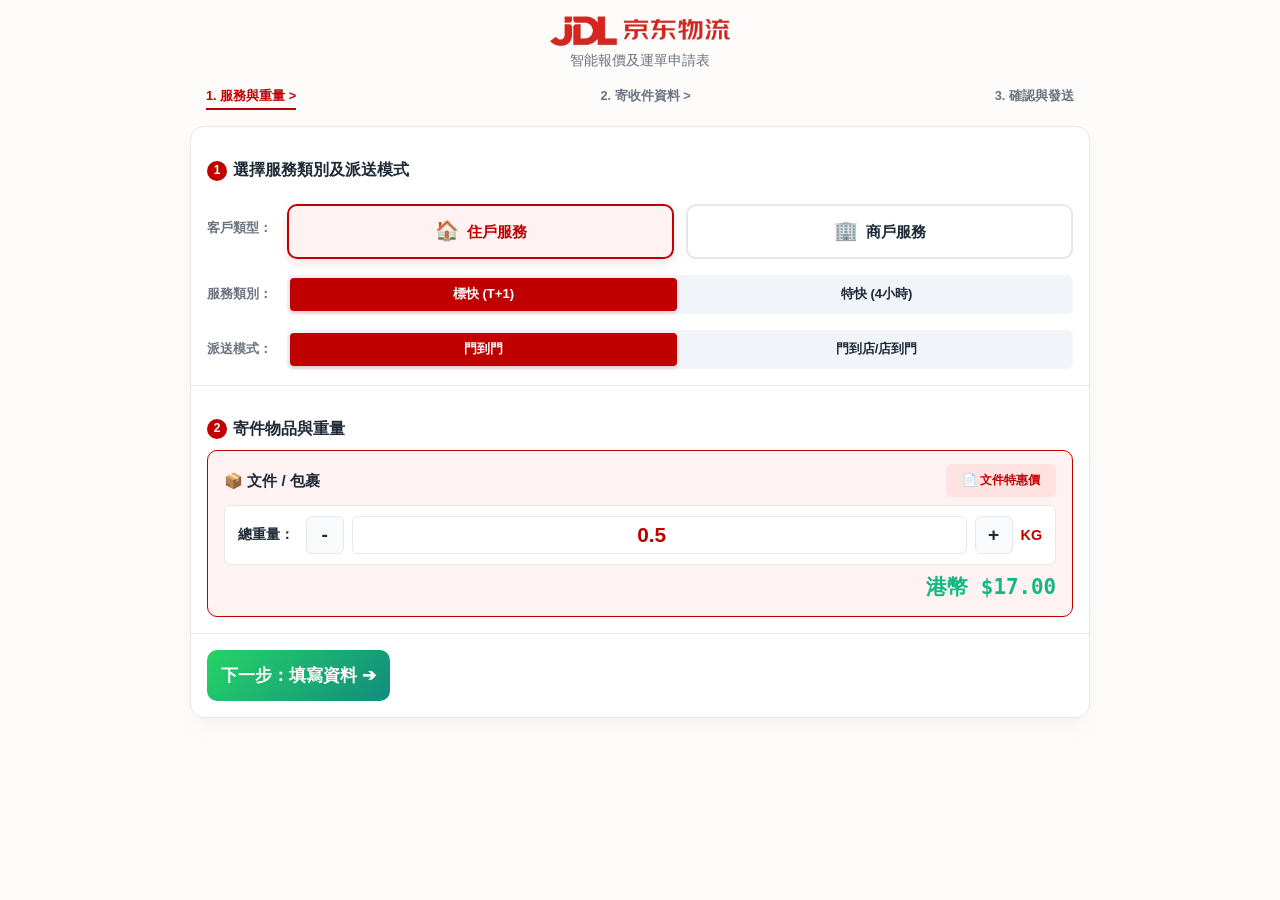
<file: index.html>
<!DOCTYPE html>
<html lang="zh-HK">
<head>
    <meta charset="UTF-8">
    <meta name="viewport" content="width=device-width, initial-scale=1.0">
    <title>京東快遞服務申請表</title>
    <!-- 載入外部 CSS -->
    <link rel="stylesheet" href="style.css">
    
    <!-- Google tag & Meta Pixel 追蹤碼 -->
    <script async src="https://www.googletagmanager.com/gtag/js?id=G-VL0L3652B4"></script>
    <script>
      window.dataLayer = window.dataLayer || [];
      function gtag(){dataLayer.push(arguments);}
      gtag('js', new Date());
      gtag('config', 'G-VL0L3652B4');
    </script>
</head>
<body>
    <div class="container">
        <div class="header">
            <img src="jdl-logo.png" alt="京東物流 JDL Logo" class="header-logo">
            <p>智能報價及運單申請表</p>
        </div>

        <!-- 進度條 -->
        <div class="progress-bar">
            <div class="step active" id="step1">1. 服務與重量  ></div>
            <div class="step" id="step2">2. 寄收件資料  ></div>
            <div class="step" id="step3">3. 確認與發送</div>
        </div>

        <form id="orderForm" class="form-container">
            
            <!-- ================= PAGE 1 ================= -->
            <div id="page1" class="page active" style="display: block;">
            <!-- 區塊 1：選擇服務類別及派送模式 -->
            <div class="form-section">
                <h2 class="section-title"><span class="section-icon">1</span>選擇服務類別及派送模式</h2>
                
                <!-- 改為橫向同行的 compact-row 結構 -->
                <div class="compact-row">
                    <span class="compact-label">客戶類型：</span>
                    <div class="compact-control">
                        <div class="customer-type-grid">
                            <label class="customer-type-card">
                                <input type="radio" name="customerType" value="residential" checked>
                                <div class="card-content">
                                    <span class="card-icon">🏠</span>
                                    <span class="card-title">住戶服務</span>
                                </div>
                            </label>
                            <label class="customer-type-card">
                                <input type="radio" name="customerType" value="commercial">
                                <div class="card-content">
                                    <span class="card-icon">🏢</span>
                                    <span class="card-title">商戶服務</span>
                                </div>
                            </label>
                        </div>
                    </div>
                </div>

                <!-- 動態渲染的服務類別與派送模式 -->
                <div id="dynamicServiceOptions"></div>
            </div>

                <!-- 區塊 2：寄件物品與重量 -->
                <div class="form-section">
                    <h2 class="section-title"><span class="section-icon">2</span>寄件物品與重量</h2>
                    <div class="combined-item-card">
                        <div class="item-title-row">
                            <span class="item-title">📦 文件 / 包裹</span>
                            <span class="badge-type" id="pricingTypeBadge">📄 文件特惠價</span>
                        </div>
                        <div class="weight-setting-box">
                            <span style="font-weight: 700; font-size: 0.85rem; flex-shrink:0;">總重量：</span>
                            <div class="weight-stepper">
                                <button type="button" class="btn-step" onclick="changeWeight(-0.5)">-</button>
                                <input type="number" id="weightInput" class="quantity-input" min="0.1" max="3000" step="0.5" value="0.5">
                                <button type="button" class="btn-step" onclick="changeWeight(0.5)">+</button>
                                <span style="font-weight: 800; color: var(--accent-red); font-size: 0.9rem;">KG</span>
                            </div>
                        </div>
                        <div class="price-large-display" id="itemPriceDisplay">港幣 $17.00</div>
                    </div>
                </div>

                <!-- 第 1 頁按鈕 -->
                <div class="form-section nav-buttons">
                    <button type="button" class="submit-btn" onclick="nextPage(2)">下一步：填寫資料 ➔</button>
                </div>
            </div>

            <!-- ================= PAGE 2 ================= -->
            <div id="page2" class="page" style="display: none;">
                <!-- 區塊 3：寄件人資料 -->
                <div class="form-section">
                    <h2 class="section-title"><span class="section-icon">3</span>寄件人資料 (Sender)</h2>
                    <div class="form-row">
                        <!-- 寄件人名稱（單行） -->
                        <div class="form-group inline">
                            <label class="form-label" for="senderName">寄件人名稱</label>
                            <input type="text" id="senderName" class="form-input" required placeholder="請輸入姓名或公司名">
                        </div>

                        <!-- 聯絡電話（單行） -->
                        <div class="form-group inline">
                            <label class="form-label" for="senderPhone">聯絡電話</label>
                            <input type="tel" id="senderPhone" class="form-input" required maxlength="12" inputmode="numeric" placeholder="請輸入聯絡電話">
                        </div>
                    </div>
                    <div class="form-group" style="margin-bottom:0;">
                        <label class="form-label" for="senderAddress">寄件地址</label>
                        <textarea id="senderAddress" class="form-input" rows="2" required placeholder="請輸入完整寄件地址"></textarea>
                    </div>
                </div>

                <!-- 區塊 4：收件人資料 -->
                <div class="form-section">
                    <h2 class="section-title"><span class="section-icon">4</span>收件人資料 (Recipient)</h2>
                    <div class="form-row">
                        <div class="form-group">
                            <label class="form-label" for="recipientName">收件人名稱</label>
                            <input type="text" id="recipientName" class="form-input" required placeholder="請輸入姓名或公司名">
                        </div>
                        <div class="form-group">
                            <label class="form-label" for="recipientPhone">聯絡電話</label>
                            <input type="tel" id="recipientPhone" class="form-input" required maxlength="12" inputmode="numeric" placeholder="請輸入聯絡電話">
                        </div>
                    </div>
                    <div class="form-group" style="margin-bottom:0;">
                        <label class="form-label" for="recipientAddress">到貨地址</label>
                        <textarea id="recipientAddress" class="form-input" rows="2" required placeholder="請輸入完整收件地址"></textarea>
                    </div>
                </div>

                <!-- 區塊 5：繳款方法 -->
                <div class="form-section">
                    <h2 class="section-title"><span class="section-icon">5</span>繳款方法 (Payment Method)</h2>
                    <div class="segmented-grid" style="grid-template-columns: 1fr 1fr;">
                        <label class="segmented-btn">
                            <input type="radio" name="paymentMethod" value="寄件人支付 (寄付)" checked>
                            <span>寄件人支付 (寄付)</span>
                        </label>
                        <label class="segmented-btn">
                            <input type="radio" name="paymentMethod" value="收件人支付 (到付)">
                            <span>收件人支付 (到付)</span>
                        </label>
                    </div>
                </div>

                <!-- 第 2 頁專屬導航按鈕 -->
                <div class="form-section nav-buttons-row">
                    <button type="button" class="secondary-btn" onclick="prevPage(1)">← 上一頁</button>
                    <button type="button" class="submit-btn" onclick="goToPage3()">下一步：確認資料 ➔</button>
                </div>
            </div>

            <!-- ================= PAGE 3 ================= -->
            <div id="page3" class="page" style="display: none;">
                <div class="form-section">
                    <h2 class="section-title"><span class="section-icon">6</span>申請內容與運費摘要</h2>
                    <div id="finalSummary" class="summary-box">
                        <!-- 透過 JS 注入最終摘要內容 -->
                    </div>
                </div>

                <div class="form-section nav-buttons-row">
                    <button type="button" class="secondary-btn" onclick="prevPage(2)">← 返回修改</button>
                    <button type="button" class="submit-btn ready-to-submit" onclick="sendToWhatsApp()">📲 發送到 WhatsApp</button>
                </div>
            </div>

        </form>
    </div>

    <!-- 浮動運費摘要 
    <div class="floating-total" id="floatingSummary">
        <div class="floating-total-header">
            <span>📋 運費摘要</span>
            <small style="color:var(--text-secondary);">預估標準價</small>
        </div>
        <div id="orderSummary"></div>
    </div> -->

    <!-- 1. 載入主要邏輯 JS -->
    <script src="script.js"></script>

    <!-- 2. 直接在 HTML 內嵌 WhatsApp 發送功能 -->
    <script>
        // 最終發送至 WhatsApp
        function sendToWhatsApp() {
            const myPhoneNumber = "85298884497"; 
            
            // 確保 finalMessageString 有內容，否則從第3頁畫面讀取備份
            if (!window.finalMessageString) {
                const summaryEle = document.getElementById('finalSummary');
                window.finalMessageString = summaryEle ? summaryEle.textContent : '';
            }

            const encodedText = encodeURIComponent(window.finalMessageString);
            const whatsappUrl = `https://api.whatsapp.com/send?phone=${myPhoneNumber}&text=${encodedText}`;
            
            // 跳轉至 WhatsApp
            window.location.href = whatsappUrl;
        }
    </script>
</body>
</html>
</file>
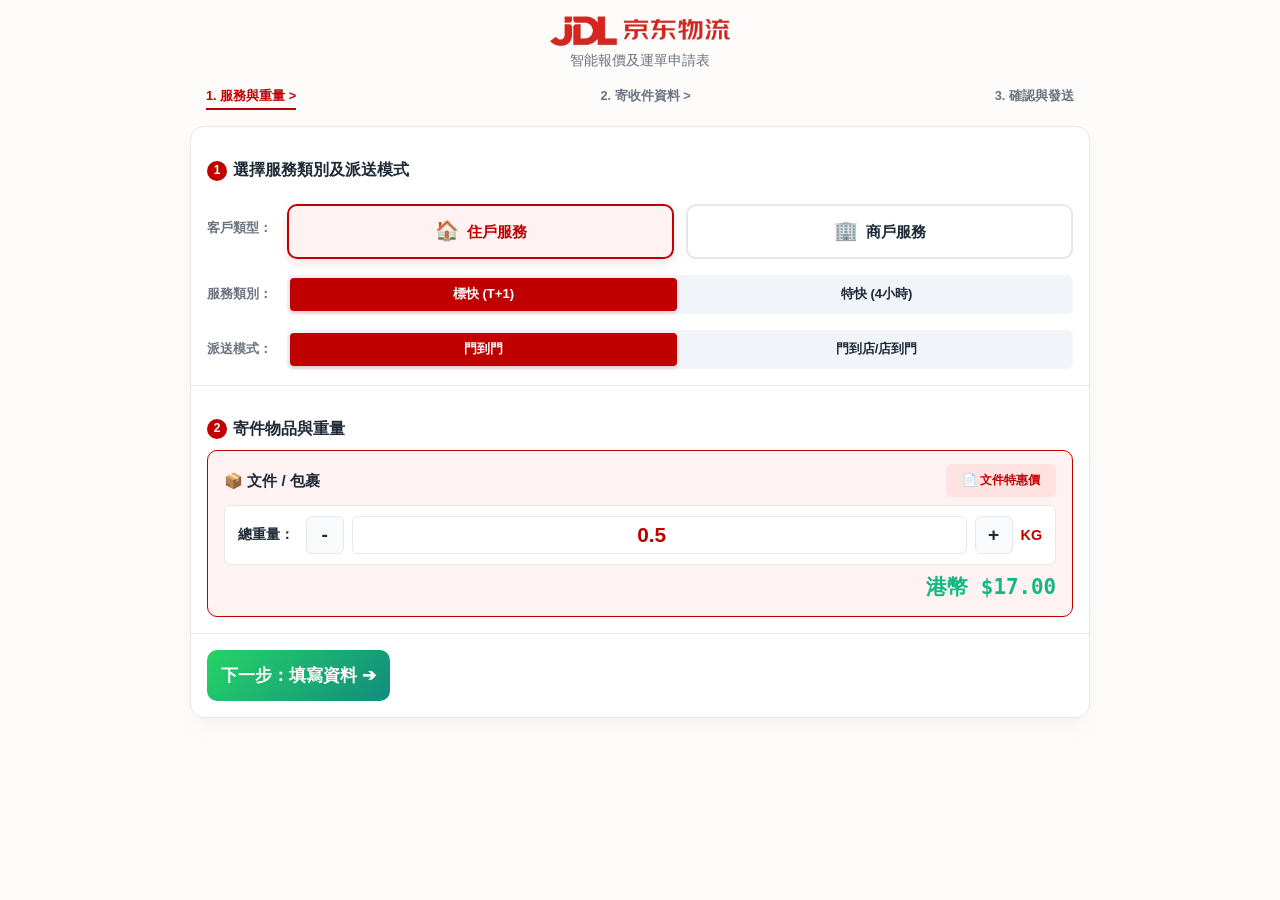
<file: a.html>
<!DOCTYPE html>
<html lang="zh-HK">
<head>
    <meta charset="UTF-8">
    <meta name="viewport" content="width=device-width, initial-scale=1.0">
    <title>京東快遞服務申請表</title>
    <!-- 載入外部 CSS -->
    <link rel="stylesheet" href="style.css">
    
    <!-- Google tag & Meta Pixel 追蹤碼 -->
    <script async src="https://www.googletagmanager.com/gtag/js?id=G-VL0L3652B4"></script>
    <script>
      window.dataLayer = window.dataLayer || [];
      function gtag(){dataLayer.push(arguments);}
      gtag('js', new Date());
      gtag('config', 'G-VL0L3652B4');
    </script>
</head>
<body>
    <div class="container">
        <div class="header">
            <img src="jdl-logo.png" alt="京東物流 JDL Logo" class="header-logo">
            <p>智能報價及運單申請表</p>
        </div>

        <!-- 進度條 -->
        <div class="progress-bar">
            <div class="step active" id="step1">1. 服務與重量  ></div>
            <div class="step" id="step2">2. 寄收件資料  ></div>
            <div class="step" id="step3">3. 確認與發送</div>
        </div>

        <form id="orderForm" class="form-container">
            
            <!-- ================= PAGE 1 ================= -->
            <div id="page1" class="page active" style="display: block;">
            <!-- 區塊 1：選擇服務類別及派送模式 -->
            <div class="form-section">
                <h2 class="section-title"><span class="section-icon">1</span>選擇服務類別及派送模式</h2>
                
                <!-- 改為橫向同行的 compact-row 結構 -->
                <div class="compact-row">
                    <span class="compact-label">客戶類型：</span>
                    <div class="compact-control">
                        <div class="customer-type-grid">
                            <label class="customer-type-card">
                                <input type="radio" name="customerType" value="residential" checked>
                                <div class="card-content">
                                    <span class="card-icon">🏠</span>
                                    <span class="card-title">住戶服務</span>
                                </div>
                            </label>
                            <label class="customer-type-card">
                                <input type="radio" name="customerType" value="commercial">
                                <div class="card-content">
                                    <span class="card-icon">🏢</span>
                                    <span class="card-title">商戶服務</span>
                                </div>
                            </label>
                        </div>
                    </div>
                </div>

                <!-- 動態渲染的服務類別與派送模式 -->
                <div id="dynamicServiceOptions"></div>
            </div>

                <!-- 區塊 2：寄件物品與重量 -->
                <div class="form-section">
                    <h2 class="section-title"><span class="section-icon">2</span>寄件物品與重量</h2>
                    <div class="combined-item-card">
                        <div class="item-title-row">
                            <span class="item-title">📦 文件 / 包裹</span>
                            <span class="badge-type" id="pricingTypeBadge">📄 文件特惠價</span>
                        </div>
                        <div class="weight-setting-box">
                            <span style="font-weight: 700; font-size: 0.85rem; flex-shrink:0;">總重量：</span>
                            <div class="weight-stepper">
                                <button type="button" class="btn-step" onclick="changeWeight(-0.5)">-</button>
                                <input type="number" id="weightInput" class="quantity-input" min="0.1" max="3000" step="0.5" value="0.5">
                                <button type="button" class="btn-step" onclick="changeWeight(0.5)">+</button>
                                <span style="font-weight: 800; color: var(--accent-red); font-size: 0.9rem;">KG</span>
                            </div>
                        </div>
                        <div class="price-large-display" id="itemPriceDisplay">港幣 $17.00</div>
                    </div>
                </div>

                <!-- 第 1 頁按鈕 -->
                <div class="form-section nav-buttons">
                    <button type="button" class="submit-btn" onclick="nextPage(2)">下一步：填寫資料 ➔</button>
                </div>
            </div>

            <!-- ================= PAGE 2 ================= -->
            <div id="page2" class="page" style="display: none;">
                <!-- 區塊 3：寄件人資料 -->
                <div class="form-section">
                    <h2 class="section-title"><span class="section-icon">3</span>寄件人資料 (Sender)</h2>
                    <div class="form-row">
                        <div class="form-group">
                            <label class="form-label" for="senderName">寄件人名稱</label>
                            <input type="text" id="senderName" class="form-input" required placeholder="請輸入姓名或公司名">
                        </div>
                        <div class="form-group">
                            <label class="form-label" for="senderPhone">聯絡電話</label>
                            <input type="tel" id="senderPhone" class="form-input" required maxlength="12" inputmode="numeric" placeholder="請輸入聯絡電話">
                        </div>
                    </div>
                    <div class="form-group" style="margin-bottom:0;">
                        <label class="form-label" for="senderAddress">寄件地址</label>
                        <textarea id="senderAddress" class="form-input" rows="2" required placeholder="請輸入完整寄件地址"></textarea>
                    </div>
                </div>

                <!-- 區塊 4：收件人資料 -->
                <div class="form-section">
                    <h2 class="section-title"><span class="section-icon">4</span>收件人資料 (Recipient)</h2>
                    <div class="form-row">
                        <div class="form-group">
                            <label class="form-label" for="recipientName">收件人名稱</label>
                            <input type="text" id="recipientName" class="form-input" required placeholder="請輸入姓名或公司名">
                        </div>
                        <div class="form-group">
                            <label class="form-label" for="recipientPhone">聯絡電話</label>
                            <input type="tel" id="recipientPhone" class="form-input" required maxlength="12" inputmode="numeric" placeholder="請輸入聯絡電話">
                        </div>
                    </div>
                    <div class="form-group" style="margin-bottom:0;">
                        <label class="form-label" for="recipientAddress">到貨地址</label>
                        <textarea id="recipientAddress" class="form-input" rows="2" required placeholder="請輸入完整收件地址"></textarea>
                    </div>
                </div>

                <!-- 區塊 5：繳款方法 -->
                <div class="form-section">
                    <h2 class="section-title"><span class="section-icon">5</span>繳款方法 (Payment Method)</h2>
                    <div class="segmented-grid" style="grid-template-columns: 1fr 1fr;">
                        <label class="segmented-btn">
                            <input type="radio" name="paymentMethod" value="寄件人支付 (寄付)" checked>
                            <span>寄件人支付 (寄付)</span>
                        </label>
                        <label class="segmented-btn">
                            <input type="radio" name="paymentMethod" value="收件人支付 (到付)">
                            <span>收件人支付 (到付)</span>
                        </label>
                    </div>
                </div>

                <!-- 第 2 頁專屬導航按鈕 -->
                <div class="form-section nav-buttons-row">
                    <button type="button" class="secondary-btn" onclick="prevPage(1)">← 上一頁</button>
                    <button type="button" class="submit-btn" onclick="goToPage3()">下一步：確認資料 ➔</button>
                </div>
            </div>

            <!-- ================= PAGE 3 ================= -->
            <div id="page3" class="page" style="display: none;">
                <div class="form-section">
                    <h2 class="section-title"><span class="section-icon">6</span>申請內容與運費摘要</h2>
                    <div id="finalSummary" class="summary-box">
                        <!-- 透過 JS 注入最終摘要內容 -->
                    </div>
                </div>

                <div class="form-section nav-buttons-row">
                    <button type="button" class="secondary-btn" onclick="prevPage(2)">← 返回修改</button>
                    <button type="button" class="submit-btn ready-to-submit" onclick="sendToWhatsApp()">📲 發送到 WhatsApp</button>
                </div>
            </div>

        </form>
    </div>

    <!-- 浮動運費摘要 
    <div class="floating-total" id="floatingSummary">
        <div class="floating-total-header">
            <span>📋 運費摘要</span>
            <small style="color:var(--text-secondary);">預估標準價</small>
        </div>
        <div id="orderSummary"></div>
    </div> -->

    <!-- 1. 載入主要邏輯 JS -->
    <script src="script.js"></script>

    <!-- 2. 直接在 HTML 內嵌 WhatsApp 發送功能 -->
    <script>
        // 最終發送至 WhatsApp
        function sendToWhatsApp() {
            const myPhoneNumber = "85261148411"; 
            
            // 確保 finalMessageString 有內容，否則從第3頁畫面讀取備份
            if (!window.finalMessageString) {
                const summaryEle = document.getElementById('finalSummary');
                window.finalMessageString = summaryEle ? summaryEle.textContent : '';
            }

            const encodedText = encodeURIComponent(window.finalMessageString);
            const whatsappUrl = `https://api.whatsapp.com/send?phone=${myPhoneNumber}&text=${encodedText}`;
            
            // 跳轉至 WhatsApp
            window.location.href = whatsappUrl;
        }
    </script>
</body>
</html>
</file>
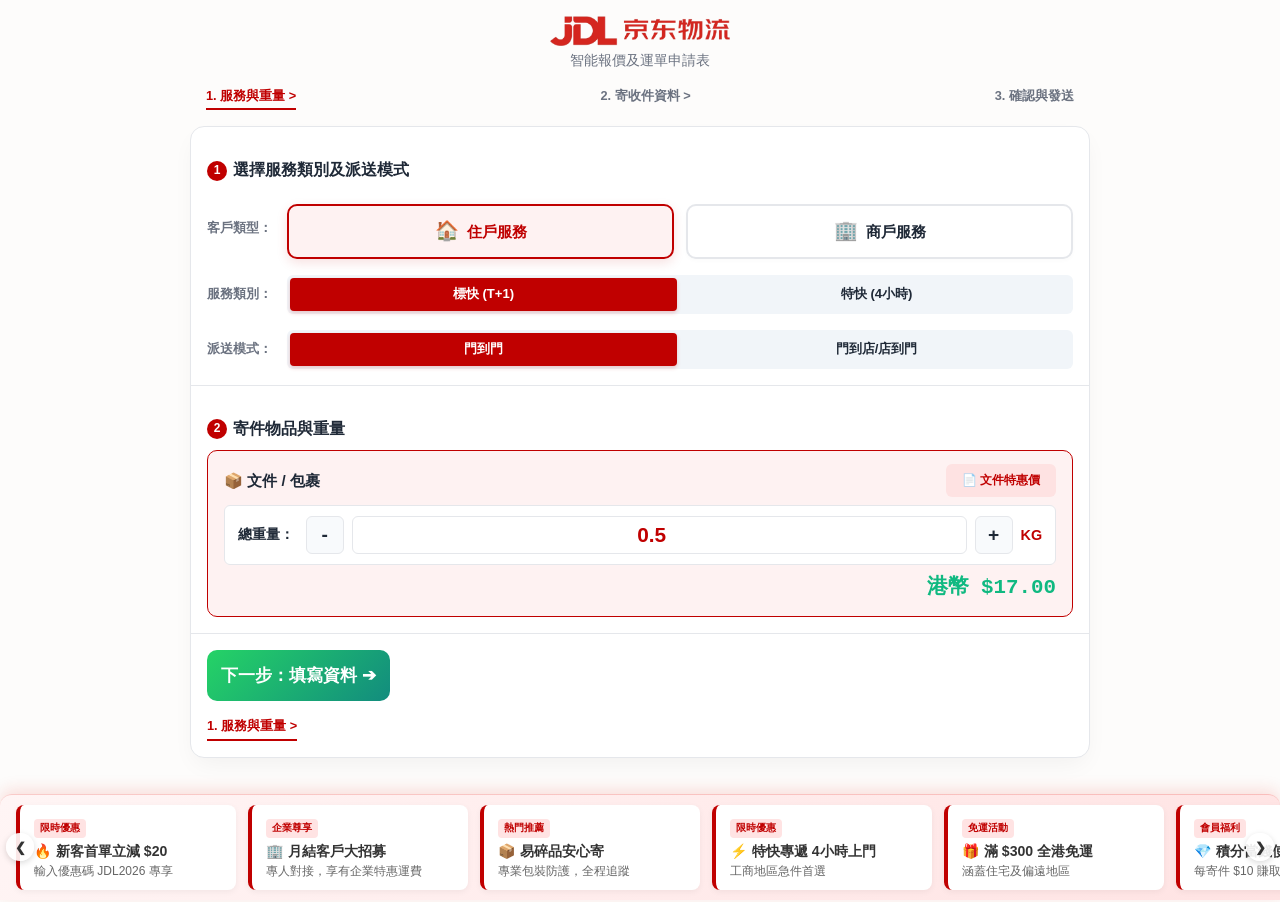
<file: index-test.html>
<!DOCTYPE html>
<html lang="zh-HK">
<head>
    <meta charset="UTF-8">
    <meta name="viewport" content="width=device-width, initial-scale=1.0">
    <title>京東快遞服務申請表</title>
    <!-- 載入外部 CSS -->
    <link rel="stylesheet" href="style.css">
    
    <!-- Google tag & Meta Pixel 追蹤碼 -->
    <script async src="https://www.googletagmanager.com/gtag/js?id=G-VL0L3652B4"></script>
    <script>
      window.dataLayer = window.dataLayer || [];
      function gtag(){dataLayer.push(arguments);}
      gtag('js', new Date());
      gtag('config', 'G-VL0L3652B4');
    </script>
</head>
<body>
    <div class="container">
        <div class="header">
            <img src="jdl-logo.png" alt="京東物流 JDL Logo" class="header-logo">
            <p>智能報價及運單申請表</p>
        </div>

        <!-- 進度條 -->
        <div class="progress-bar">
            <div class="step active" id="step1">1. 服務與重量  ></div>
            <div class="step" id="step2">2. 寄收件資料  ></div>
            <div class="step" id="step3">3. 確認與發送</div>
        </div>

        <form id="orderForm" class="form-container">
            
            <!-- ================= PAGE 1 ================= -->
            <div id="page1" class="page active" style="display: block;">
            <!-- 區塊 1：選擇服務類別及派送模式 -->
            <div class="form-section">
                <h2 class="section-title"><span class="section-icon">1</span>選擇服務類別及派送模式</h2>
                
                <!-- 改為橫向同行的 compact-row 結構 -->
                <div class="compact-row">
                    <span class="compact-label">客戶類型：</span>
                    <div class="compact-control">
                        <div class="customer-type-grid">
                            <label class="customer-type-card">
                                <input type="radio" name="customerType" value="residential" checked>
                                <div class="card-content">
                                    <span class="card-icon">🏠</span>
                                    <span class="card-title">住戶服務</span>
                                </div>
                            </label>
                            <label class="customer-type-card">
                                <input type="radio" name="customerType" value="commercial">
                                <div class="card-content">
                                    <span class="card-icon">🏢</span>
                                    <span class="card-title">商戶服務</span>
                                </div>
                            </label>
                        </div>
                    </div>
                </div>

                <!-- 動態渲染的服務類別與派送模式 -->
                <div id="dynamicServiceOptions"></div>
            </div>

                <!-- 區塊 2：寄件物品與重量 -->
                <div class="form-section">
                    <h2 class="section-title"><span class="section-icon">2</span>寄件物品與重量</h2>
                    <div class="combined-item-card">
                        <div class="item-title-row">
                            <span class="item-title">📦 文件 / 包裹</span>
                            <span class="badge-type" id="pricingTypeBadge">📄 文件特惠價</span>
                        </div>
                        <div class="weight-setting-box">
                            <span style="font-weight: 700; font-size: 0.85rem; flex-shrink:0;">總重量：</span>
                            <div class="weight-stepper">
                                <button type="button" class="btn-step" onclick="changeWeight(-0.5)">-</button>
                                <input type="number" id="weightInput" class="quantity-input" min="0.1" max="3000" step="0.5" value="0.5">
                                <button type="button" class="btn-step" onclick="changeWeight(0.5)">+</button>
                                <span style="font-weight: 800; color: var(--accent-red); font-size: 0.9rem;">KG</span>
                            </div>
                        </div>
                        <div class="price-large-display" id="itemPriceDisplay">港幣 $17.00</div>
                    </div>
                </div>

                <!-- 第 1 頁按鈕 -->
                <div class="form-section nav-buttons">
                    <button type="button" class="submit-btn" onclick="nextPage(2)">下一步：填寫資料 ➔</button>
                </div>
            </div>

            <!-- ================= PAGE 2 ================= -->
            <div id="page2" class="page" style="display: none;">
                <!-- 區塊 3：寄件人資料 -->
                <div class="form-section">
                    <h2 class="section-title"><span class="section-icon">3</span>寄件人資料 (Sender)</h2>
                    <div class="form-row">
                        <!-- 寄件人名稱（單行） -->
                        <div class="form-group inline">
                            <label class="form-label" for="senderName">寄件人名稱</label>
                            <input type="text" id="senderName" class="form-input" required placeholder="請輸入姓名或公司名">
                        </div>

                        <!-- 聯絡電話（單行） -->
                        <div class="form-group inline">
                            <label class="form-label" for="senderPhone">聯絡電話</label>
                            <input type="tel" id="senderPhone" class="form-input" required maxlength="12" inputmode="numeric" placeholder="請輸入聯絡電話">
                        </div>
                    </div>
                    <div class="form-group" style="margin-bottom:0;">
                        <label class="form-label" for="senderAddress">寄件地址</label>
                        <textarea id="senderAddress" class="form-input" rows="2" required placeholder="請輸入完整寄件地址"></textarea>
                    </div>
                </div>

                <!-- 區塊 4：收件人資料 -->
                <div class="form-section">
                    <h2 class="section-title"><span class="section-icon">4</span>收件人資料 (Recipient)</h2>
                    <div class="form-row">
                        <div class="form-group">
                            <label class="form-label" for="recipientName">收件人名稱</label>
                            <input type="text" id="recipientName" class="form-input" required placeholder="請輸入姓名或公司名">
                        </div>
                        <div class="form-group">
                            <label class="form-label" for="recipientPhone">聯絡電話</label>
                            <input type="tel" id="recipientPhone" class="form-input" required maxlength="12" inputmode="numeric" placeholder="請輸入聯絡電話">
                        </div>
                    </div>
                    <div class="form-group" style="margin-bottom:0;">
                        <label class="form-label" for="recipientAddress">到貨地址</label>
                        <textarea id="recipientAddress" class="form-input" rows="2" required placeholder="請輸入完整收件地址"></textarea>
                    </div>
                </div>

                <!-- 區塊 5：繳款方法 -->
                <div class="form-section">
                    <h2 class="section-title"><span class="section-icon">5</span>繳款方法 (Payment Method)</h2>
                    <div class="segmented-grid" style="grid-template-columns: 1fr 1fr;">
                        <label class="segmented-btn">
                            <input type="radio" name="paymentMethod" value="寄件人支付 (寄付)" checked>
                            <span>寄件人支付 (寄付)</span>
                        </label>
                        <label class="segmented-btn">
                            <input type="radio" name="paymentMethod" value="收件人支付 (到付)">
                            <span>收件人支付 (到付)</span>
                        </label>
                    </div>
                </div>

                <!-- 第 2 頁專屬導航按鈕 -->
                <div class="form-section nav-buttons-row">
                    <button type="button" class="secondary-btn" onclick="prevPage(1)">← 上一頁</button>
                    <button type="button" class="submit-btn" onclick="goToPage3()">下一步：確認資料 ➔</button>
                </div>
            </div>

            <!-- ================= PAGE 3 ================= -->
            <div id="page3" class="page" style="display: none;">
                <div class="form-section">
                    <h2 class="section-title"><span class="section-icon">6</span>申請內容與運費摘要</h2>
                    <div id="finalSummary" class="summary-box">
                        <!-- 透過 JS 注入最終摘要內容 -->
                    </div>
                </div>

                <div class="form-section nav-buttons-row">
                    <button type="button" class="secondary-btn" onclick="prevPage(2)">← 返回修改</button>
                    <button type="button" class="submit-btn ready-to-submit" onclick="sendToWhatsApp()">📲 發送到 WhatsApp</button>
                </div>
            </div>
<!-- 進度條 -->
        <div class="progress-bar">
            <div class="step active" id="step1">1. 服務與重量  ></div>
        </div>

        <!-- 🌟 新增：Promo Banner 10+ 橫幅輪播區塊 -->
        <div class="promo-banner-container">
            <div class="promo-track" id="promoTrack">
                <!-- Banner 1 -->
                <div class="promo-card">
                    <span class="promo-badge">限時優惠</span>
                    <h4>🔥 新客首單立減 $20</h4>
                    <p>輸入優惠碼 JDL2026 專享</p>
                </div>
                <!-- Banner 2 -->
                <div class="promo-card">
                    <span class="promo-badge">企業尊享</span>
                    <h4>🏢 月結客戶大招募</h4>
                    <p>專人對接，享有企業特惠運費</p>
                </div>
                <!-- Banner 3 -->
                <div class="promo-card">
                    <span class="promo-badge">熱門推薦</span>
                    <h4>📦 易碎品安心寄</h4>
                    <p>專業包裝防護，全程追蹤</p>
                </div>
                <!-- Banner 4 -->
                <div class="promo-card">
                    <span class="promo-badge">限時優惠</span>
                    <h4>⚡ 特快專遞 4小時上門</h4>
                    <p>工商地區急件首選</p>
                </div>
                <!-- Banner 5 -->
                <div class="promo-card">
                    <span class="promo-badge">免運活動</span>
                    <h4>🎁 滿 $300 全港免運</h4>
                    <p>涵蓋住宅及偏遠地區</p>
                </div>
                <!-- Banner 6 -->
                <div class="promo-card">
                    <span class="promo-badge">會員福利</span>
                    <h4>💎 積分當錢使</h4>
                    <p>每寄件 $10 賺取 1 積分</p>
                </div>
                <!-- Banner 7 -->
                <div class="promo-card">
                    <span class="promo-badge">限時優惠</span>
                    <h4>🌟 住宅派送免附加費</h4>
                    <p>全港住宅上門不加價</p>
                </div>
                <!-- Banner 8 -->
                <div class="promo-card">
                    <span class="promo-badge">服務升級</span>
                    <h4>🛰️ 24小時實時追蹤</h4>
                    <p>物流動態隨時掌握</p>
                </div>
                <!-- Banner 9 -->
                <div class="promo-card">
                    <span class="promo-badge">推廣活動</span>
                    <h4>📱 App落單額外95折</h4>
                    <p>下載京東快遞官方App</p>
                </div>
                <!-- Banner 10 -->
                <div class="promo-card">
                    <span class="promo-badge">特別公告</span>
                    <h4>🛡️ 全程保價服務</h4>
                    <p>寄件更安心，最高全額賠付</p>
                </div>
            </div>
            <!-- 左右切換按鈕 (選用，方便電腦版用戶點擊) -->
            <button class="promo-btn prev" onclick="scrollPromo(-1)">&#10094;</button>
            <button class="promo-btn next" onclick="scrollPromo(1)">&#10095;</button>
        </div>

        <form id="orderForm" class="form-container">
        </form>
    </div>

    <!-- 浮動運費摘要 
    <div class="floating-total" id="floatingSummary">
        <div class="floating-total-header">
            <span>📋 運費摘要</span>
            <small style="color:var(--text-secondary);">預估標準價</small>
        </div>
        <div id="orderSummary"></div>
    </div> -->

    <!-- 1. 載入主要邏輯 JS -->
    <script src="script.js"></script>

    <!-- 2. 直接在 HTML 內嵌 WhatsApp 發送功能 -->
    <script>
        // 最終發送至 WhatsApp
        function sendToWhatsApp() {
            const myPhoneNumber = "85298884497"; 
            
            // 確保 finalMessageString 有內容，否則從第3頁畫面讀取備份
            if (!window.finalMessageString) {
                const summaryEle = document.getElementById('finalSummary');
                window.finalMessageString = summaryEle ? summaryEle.textContent : '';
            }

            const encodedText = encodeURIComponent(window.finalMessageString);
            const whatsappUrl = `https://api.whatsapp.com/send?phone=${myPhoneNumber}&text=${encodedText}`;
            
            // 跳轉至 WhatsApp
            window.location.href = whatsappUrl;
        }
    </script>
</body>
</html>
</file>
<file: style.css>
:root {
    --bg-primary: #fdfcfb;
    --bg-secondary: #ffffff;
    --accent-red: #c00000;
    --accent-green: #10b981;
    --text-primary: #1f2937;
    --text-secondary: #6b7280;
    --border-light: #e5e7eb;
    --radius-sm: 6px;
    --radius-md: 10px;
    --radius-lg: 14px;
}

* { margin: 0; padding: 0; box-sizing: border-box; }

body {
    font-family: 'Inter', -apple-system, BlinkMacSystemFont, sans-serif;
    background: var(--bg-primary);
    color: var(--text-primary);
    line-height: 1.4;
    padding: 1rem 0rem 7.5rem 0rem;
}

.container { max-width: 900px; margin: 0 auto; }

.header { text-align: center; margin-bottom: 1rem; }
.header-logo { max-width: 180px; width: 60%; height: auto; display: block; margin: 0 auto 0.25rem auto; }
.header p { font-size: 0.9rem; color: var(--text-secondary); }

/* --- 分頁與進度條樣式 --- */
.page { display: none; }
.page.active { display: block; animation: fadeIn 0.3s ease-in; }

/* ================= 緊湊型介面高度優化 (-20%~30% 高度) ================= */

/* 1. 壓縮區塊上下 Padding 與間距 */
.form-section {
    padding: 0.65rem 0.85rem; /* 原為 1rem */
}

.section-title {
    font-size: 0.92rem;
    margin-bottom: 0.4rem; /* 原為 0.6rem */
}

/* 2. 水平同行佈局：讓標籤與按鈕組放在同一行，大幅省高 */
.compact-row {
    display: flex;
    align-items: center;
    gap: 0.5rem;
    margin: 1rem 0rem;
    margin-bottom: 0.4rem;
}

.compact-row:last-child {
    margin-bottom: 0;
}

.compact-row .compact-label {
    width: 72px;            /* 固定標籤寬度 */
    flex-shrink: 0;
    margin-bottom: 0;
    font-size: 0.82rem;
    white-space: nowrap;
}

.compact-row .compact-control {
    flex: 1;                /* 按鈕自動填滿剩餘寬度 */
    min-width: 0;
}

/* 3. 超緊湊客戶類型按鈕 (圖文橫向單行) */
.customer-type-grid {
    display: grid;
    grid-template-columns: 1fr 1fr;
    gap: 0.5rem;
    margin-top: 0;
}

.customer-type-card .card-content {
    padding: 0.35rem 0.5rem; /* 從 0.75rem 大幅壓縮 */
    gap: 0.35rem;
    border-width: 1.5px;
}

.customer-type-card .card-icon {
    font-size: 0.95rem;      /* 縮小圖示 */
}

.customer-type-card .card-title {
    font-size: 0.85rem;
}

/* 4. 壓縮分段按鈕 (segmented-btn) 的垂直高度 */
.segmented-btn {
    padding: 0.32rem 0.2rem; /* 從 0.45rem 縮減 */
    font-size: 0.8rem;
}
/* --- ✨ 客戶類型 (主按鈕) 專屬獨立卡片樣式 --- */
.customer-type-grid {
    display: grid;
    grid-template-columns: 1fr 1fr;
    gap: 0.75rem;
    margin-top: 0.4rem;
}

.customer-type-card {
    position: relative;
    cursor: pointer;
}

.customer-type-card input[type="radio"] {
    position: absolute;
    opacity: 0;
    width: 0;
    height: 0;
}

/* 未選中時：白色背景、灰色邊框 */
.customer-type-card .card-content {
    display: flex;
    align-items: center;
    justify-content: center;
    gap: 0.5rem;
    padding: 0.75rem 1rem;
    background: #ffffff;
    border: 2px solid var(--border-light);
    border-radius: var(--radius-md);
    transition: all 0.2s ease;
    box-shadow: 0 2px 4px rgba(0, 0, 0, 0.02);
}

.customer-type-card .card-icon {
    font-size: 1.2rem;
}

.customer-type-card .card-title {
    font-size: 0.95rem;
    font-weight: 700;
    color: var(--text-primary);
}

/* ✨ 選中時：紅色邊框 + 淺紅背景 + 懸浮陰影 */
.customer-type-card:has(input:checked) .card-content {
    border-color: var(--accent-red);
    background-color: #fef2f2;
    box-shadow: 0 4px 12px rgba(192, 0, 0, 0.12);
}

.customer-type-card:has(input:checked) .card-title {
    color: var(--accent-red);
}

@keyframes fadeIn {
    from { opacity: 0; transform: translateY(10px); }
    to { opacity: 1; transform: translateY(0); }
}

.progress-bar {
    display: flex;
    justify-content: space-between;
    margin-bottom: 1rem;
    padding: 0 1rem;
    font-size: 0.8rem;
    color: var(--text-secondary);
}
.step { font-weight: 600; }
.step.active { color: var(--accent-red); font-weight: 700; border-bottom: 2px solid var(--accent-red); padding-bottom: 4px; }

/* --- 表單基本樣式 --- */
.form-container {
    background: var(--bg-secondary);
    border-radius: var(--radius-lg);
    box-shadow: 0 10px 25px -5px rgba(0, 0, 0, 0.05);
    overflow: hidden;
    border: 1px solid var(--border-light);
}
.form-section { padding: 1rem; border-bottom: 1px solid var(--border-light); }
.form-section:last-child { border-bottom: none; }
.section-title { font-size: 1rem; font-weight: 700; margin: 1rem 0rem 2.3rem 0rem; margin-bottom: 0.6rem; display: flex; align-items: center; gap: 0.4rem; }
.section-icon { width: 20px; height: 20px; background: var(--accent-red); border-radius: 50%; display: flex; align-items: center; justify-content: center; color: white; font-size: 0.75rem; font-weight: 700; flex-shrink: 0; }
.compact-group { margin-bottom: 0.8rem; }
.compact-label { font-size: 0.8rem; font-weight: 600; color: var(--text-secondary); margin-bottom: 0.3rem; display: block; }

/* --- Radio Buttons 樣式 --- */
.segmented-grid { display: grid; gap: 0.4rem; background: #f1f5f9; padding: 3px; border-radius: var(--radius-sm); }
.segmented-btn { position: relative; text-align: center; padding: 0.45rem 0.2rem; border-radius: 4px; cursor: pointer; font-size: 0.82rem; font-weight: 600; color: var(--text-primary); transition: all 0.15s ease; display: flex; align-items: center; justify-content: center; user-select: none; }
.segmented-btn input[type="radio"] { position: absolute; opacity: 0; width: 0; height: 0; }
.segmented-btn:has(input:checked) { background-color: var(--accent-red); color: #ffffff; box-shadow: 0 2px 4px rgba(192, 0, 0, 0.2); }

/* --- 物品與重量樣式 --- */
.combined-item-card { border: 1.5px solid var(--accent-red); background: #fef2f2; border-radius: var(--radius-md); padding: 0.85rem 1rem; }
.item-title-row { display: flex; justify-content: space-between; align-items: center; margin-bottom: 0.5rem; }
.item-title { font-size: 0.95rem; font-weight: 700; color: var(--text-primary); }
.badge-type { font-size: 0.75rem; padding: 0.5rem 1.0rem; border-radius: 6px; font-weight: 700; background: #fee2e2; color: var(--accent-red); }
.weight-setting-box { display: flex; align-items: center; justify-content: space-between; background: #ffffff; padding: 0.6rem 0.8rem; border-radius: var(--radius-sm); border: 1px solid var(--border-light); gap: 0.75rem; }
.weight-stepper { display: flex; align-items: center; gap: 0.5rem; flex: 1; }
.btn-step { width: 38px; height: 38px; border: 1px solid var(--border-light); background: #f8fafc; border-radius: 6px; font-size: 1.2rem; font-weight: bold; color: var(--text-primary); cursor: pointer; display: flex; align-items: center; justify-content: center; }
.quantity-input { flex: 1; width: 100%; min-width: 0; padding: 0.4rem 0.2rem; border: 1.5px solid var(--border-light); border-radius: var(--radius-sm); text-align: center; font-size: 1.3rem; font-weight: 800; color: var(--accent-red); background: #ffffff; }
.price-large-display { margin-top: 0.5rem; text-align: right; font-size: 1.3rem; font-weight: 800; color: var(--accent-green); font-family: monospace; }

/* 單行表單項目設定 */
.form-group.inline {
    display: flex;
    align-items: center;
    gap: 0.5rem;           /* 標題與輸入框之間的間距 */
    margin-bottom: 0.5rem;  /* 下方間距 */
}

.form-group.inline .form-label {
    width: 85px;          /* 固定標籤寬度，讓多個欄位左對齊 */
    flex-shrink: 0;       /* 防止標籤被擠壓 */
    margin-bottom: 0;     /* 移除原本標籤的下邊距 */
    font-size: 0.85rem;
    white-space: nowrap;  /* 防止文字斷行 */
}

.form-group.inline .form-input {
    flex: 1;              /* 輸入框自動拉伸佔滿剩餘寬度 */
    min-width: 0;
}


/* --- 輸入框樣式 --- */
.form-group { margin-bottom: 0.75rem; }
.form-label { display: block; font-weight: 600; margin-bottom: 0.3rem; font-size: 0.85rem; }
.form-input { width: 100%; padding: 0.55rem 0.75rem; border: 1px solid var(--border-light); border-radius: var(--radius-sm); font-size: 0.9rem; transition: border-color 0.2s ease; }
.form-input:focus { outline: none; border-color: #25D366; }
textarea.form-input { resize: vertical; }
.form-row { display: grid; grid-template-columns: 1fr 1fr; gap: 0.75rem; }

/* --- 按鈕樣式 --- */
.nav-buttons-row {margin: 0.5rem; display: flex; gap: 0.5rem; }
.submit-btn { flex: 2; padding: 0.9rem; background: linear-gradient(135deg, #25D366, #128C7E); color: white; border: none; border-radius: var(--radius-md); font-size: 1.05rem; font-weight: 700; cursor: pointer; transition: all 0.3s ease; }
.secondary-btn { flex: 1; padding: 0.9rem; background: #f1f5f9; color: var(--text-primary); border: 1px solid var(--border-light); border-radius: var(--radius-md); font-size: 1rem; font-weight: 600; cursor: pointer; }
.submit-btn.ready-to-submit { animation: pulse-glow 1.5s infinite ease-in-out; background: linear-gradient(135deg, #20bd5a, #0e7065); }

@keyframes pulse-glow {
    0% { transform: scale(1); box-shadow: 0 0 0 0 rgba(37, 211, 102, 0.7); }
    50% { transform: scale(1.02); box-shadow: 0 0 0 12px rgba(37, 211, 102, 0); }
    100% { transform: scale(1); box-shadow: 0 0 0 0 rgba(37, 211, 102, 0); }
}

/* --- 第3頁摘要框 --- */
.summary-box { background: #f8fafc; padding: 1rem; border-radius: var(--radius-md); border: 1px solid var(--border-light); font-size: 0.9rem; white-space: pre-wrap; line-height: 1.6; }

/* --- 浮動運費 --- */
.floating-total { position: fixed; bottom: 0.75rem; right: 0.75rem; left: 0.75rem; background: rgba(255, 255, 255, 0.98); padding: 0.75rem 1rem; border-radius: var(--radius-md); box-shadow: 0 8px 20px rgba(0, 0, 0, 0.12); border: 1px solid var(--border-light); z-index: 1000; max-width: 884px; margin: 0 auto; transition: opacity 0.3s ease, transform 0.3s ease; }
.floating-total.hidden { opacity: 0; transform: translateY(20px); pointer-events: none; }
.floating-total-header { font-size: 0.75rem; font-weight: 700; color: var(--text-secondary); margin-bottom: 0.2rem; border-bottom: 1px solid var(--border-light); padding-bottom: 0.2rem; display: flex; justify-content: space-between; }
.summary-row { display: flex; justify-content: space-between; align-items: center; font-size: 0.85rem; }

@media (max-width: 640px) {
    .form-row { grid-template-columns: 1fr; gap: 0.5rem; }
}

/* ================= Promo Banner 樣式 ================= */
body {
    font-family: 'Inter', -apple-system, BlinkMacSystemFont, sans-serif;
    background: var(--bg-primary);
    color: var(--text-primary);
    line-height: 1.4;
    /* 增加底部的 padding，避免內容被固定在下方的 Banner 遮擋 */
    padding: 1rem 0rem 9rem 0rem; 
}

/* ================= Promo Banner 樣式 (固定於底部) ================= */
.promo-banner-container {
    position: fixed;       /* 固定在視窗 */
    bottom: 0;             /* 貼緊底部 */
    left: 0;
    width: 100%;           /* 佔滿全螢幕寬度 */
    margin: 0;
    overflow: hidden;
    border-radius: 12px 12px 0 0; /* 僅上方圓角 */
    background: linear-gradient(135deg, #fff5f5 0%, #ffe3e3 100%);
    box-shadow: 0 -4px 16px rgba(225, 37, 27, 0.15); /* 陰影改為向上 */
    border-top: 1px solid rgba(225, 37, 27, 0.2);
    border-bottom: none;
    z-index: 1000;         /* 確保層級在最上層，不被其他元件覆蓋 */
    backdrop-filter: blur(8px); /* 增加毛玻璃質感（選用） */
}

.promo-track {
    display: flex;
    gap: 12px;
    overflow-x: auto;
    scroll-behavior: smooth;
    padding: 10px 16px;
    scrollbar-width: none; /* Firefox 隱藏捲軸 */
}

.promo-track::-webkit-scrollbar {
    display: none; /* Chrome/Safari 隱藏捲軸 */
}

.promo-card {
    flex: 0 0 220px; /* 縮小一點點適應底部固定欄的高度 */
    background: #ffffff;
    padding: 10px 14px;
    border-radius: 8px;
    box-shadow: 0 2px 6px rgba(0,0,0,0.05);
    border-left: 4px solid var(--accent-red, #e1251b);
    position: relative;
    cursor: pointer;
    transition: transform 0.2s ease;
}

.promo-card:hover {
    transform: translateY(-2px);
}

.promo-badge {
    display: inline-block;
    font-size: 0.65rem;
    background: #ffe3e3;
    color: var(--accent-red, #e1251b);
    padding: 2px 6px;
    border-radius: 4px;
    font-weight: bold;
    margin-bottom: 2px;
}

.promo-card h4 {
    font-size: 0.88rem;
    color: #333;
    margin: 2px 0;
    font-weight: 700;
}

.promo-card p {
    font-size: 0.75rem;
    color: #666;
    margin: 0;
}

/* 左右切換按鈕 (桌面版適用) */
.promo-btn {
    position: absolute;
    top: 50%;
    transform: translateY(-50%);
    background: rgba(255, 255, 255, 0.9);
    color: #333;
    border: none;
    width: 28px;
    height: 28px;
    border-radius: 50%;
    cursor: pointer;
    box-shadow: 0 2px 6px rgba(0,0,0,0.15);
    display: flex;
    align-items: center;
    justify-content: center;
    font-weight: bold;
    z-index: 1001;
    transition: background 0.2s;
}

.promo-btn:hover {
    background: #ffffff;
    color: var(--accent-red, #e1251b);
}

.promo-btn.prev { left: 6px; }
.promo-btn.next { right: 6px; }

/* 手機響應式微調 */
@media (max-width: 480px) {
    .promo-card {
        flex: 0 0 190px;
    }
    .promo-btn {
        display: none; /* 手機直接用手指滑動，隱藏左右按鈕更清爽 */
    }
}
</file>
